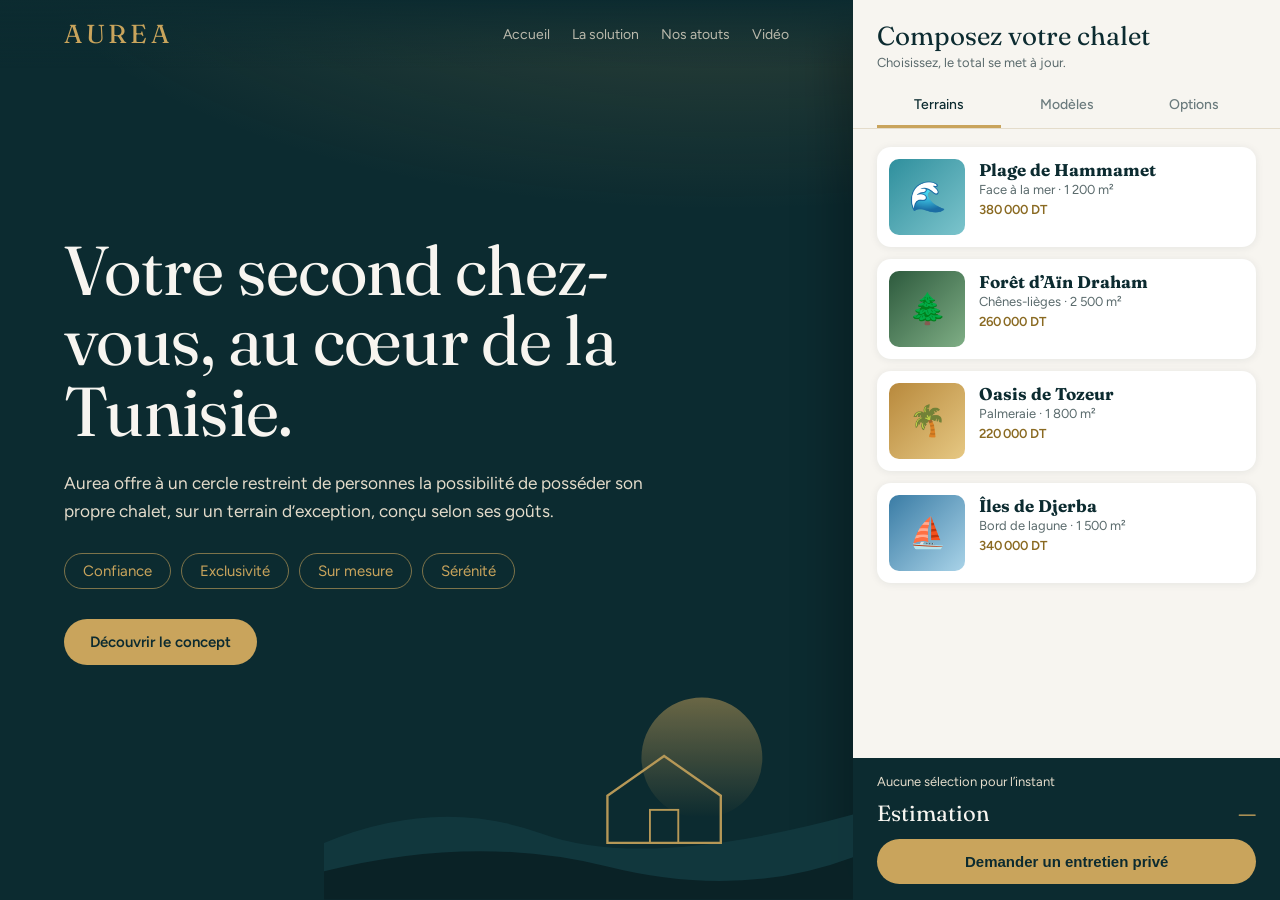
<file: frontend/Aurea – Votre chalet en Tunisie.html>
<!DOCTYPE html>
<html lang="fr">
<head>
<meta charset="utf-8">
<meta name="viewport" content="width=device-width, initial-scale=1, viewport-fit=cover">
<title>Aurea – Votre chalet en Tunisie</title>
<link rel="preconnect" href="https://fonts.googleapis.com">
<link rel="preconnect" href="https://fonts.gstatic.com" crossorigin>
<link href="https://fonts.googleapis.com/css2?family=Fraunces:wght@400;600&family=Figtree:wght@400;500;600&display=swap" rel="stylesheet">
<style>
:root{--nuit:#0c2b30;--nuit2:#12393f;--or:#c9a45c;--chaux:#f7f5f0;--sable:#e4dccb;--texte:#1a2a2d;--mer:#2f8f9d;
--serif:'Fraunces',Georgia,serif;--sans:'Figtree',system-ui,sans-serif;box-sizing:border-box;padding-top:env(safe-area-inset-top,0px);padding-bottom:env(safe-area-inset-bottom,0px)}
*,*::before,*::after{box-sizing:inherit}
html,body{height:100%;margin:0}
body{font-family:var(--sans);background:var(--nuit);color:var(--chaux);overflow:hidden}
.app{display:grid;grid-template-columns:2fr 1fr;height:100%}
/* ---- Partie gauche 2/3 ---- */
.story{overflow-y:auto;scroll-snap-type:y mandatory;scroll-behavior:smooth;background:
radial-gradient(1200px 500px at 85% -10%,rgba(201,164,92,.22),transparent 60%),var(--nuit)}
.story section{min-height:100%;scroll-snap-align:start;padding:clamp(28px,5vw,72px);display:flex;flex-direction:column;justify-content:center;position:relative}
nav.top{position:sticky;top:0;z-index:5;display:flex;justify-content:space-between;align-items:center;padding:18px clamp(28px,5vw,72px);background:linear-gradient(var(--nuit),rgba(12,43,48,0));pointer-events:none}
nav.top *{pointer-events:auto}
.logo{font-family:var(--serif);font-size:26px;letter-spacing:.14em;color:var(--or)}
nav.top ul{display:flex;gap:22px;list-style:none;margin:0;padding:0;font-size:14px}
nav.top a{color:var(--sable);text-decoration:none;opacity:.8}nav.top a:hover{opacity:1;color:var(--or)}
h1{font-family:var(--serif);font-weight:400;font-size:clamp(40px,5.4vw,84px);line-height:1.02;margin:0 0 24px;max-width:14ch;letter-spacing:-.01em}
h2{font-family:var(--serif);font-weight:400;font-size:clamp(30px,3.4vw,52px);line-height:1.1;margin:0 0 18px;max-width:20ch}
p.lead{font-size:clamp(16px,1.35vw,20px);line-height:1.6;color:var(--sable);max-width:56ch;margin:0 0 28px}
.mots{display:flex;flex-wrap:wrap;gap:10px;margin-bottom:30px}
.mots span{border:1px solid rgba(201,164,92,.6);color:var(--or);padding:8px 18px;border-radius:99px;font-size:15px}
.cta{display:inline-block;background:var(--or);color:var(--nuit);padding:14px 26px;border-radius:99px;font-weight:600;text-decoration:none;font-size:15px;border:0;cursor:pointer}
.horizon{position:absolute;right:0;bottom:0;width:62%;max-width:560px;opacity:.9;pointer-events:none}
.cols{display:grid;grid-template-columns:repeat(3,1fr);gap:28px;margin-top:10px}
.cols div{border-top:2px solid var(--or);padding-top:16px}
.cols h3{font-family:var(--serif);font-weight:600;font-size:22px;margin:0 0 8px}
.cols p{margin:0;color:var(--sable);line-height:1.55;font-size:15px}
.chiffres{display:grid;grid-template-columns:repeat(4,1fr);gap:20px;margin-top:34px}
.chiffres b{font-family:var(--serif);font-size:clamp(30px,3.4vw,52px);font-weight:400;color:var(--or);display:block}
.chiffres small{color:var(--sable);font-size:14px}
.video{aspect-ratio:16/9;max-width:760px;border-radius:18px;overflow:hidden;background:linear-gradient(135deg,var(--nuit2),#1b5560);display:grid;place-items:center;border:1px solid rgba(201,164,92,.4)}
.video iframe,.video video{width:100%;height:100%;border:0}
.video .play{text-align:center;color:var(--sable)}
.video .play i{display:grid;place-items:center;width:76px;height:76px;border-radius:50%;background:var(--or);color:var(--nuit);margin:0 auto 12px;font-style:normal;font-size:28px}
/* ---- Partie droite 1/3 ---- */
.config{background:var(--chaux);color:var(--texte);display:flex;flex-direction:column;min-height:0;box-shadow:-18px 0 40px rgba(0,0,0,.25)}
.config header{padding:22px 24px 0}
.config header h2{font-size:26px;color:var(--nuit);margin:0 0 4px}
.config header p{margin:0 0 14px;font-size:13px;color:#5a6a6c}
.tabs{display:flex;border-bottom:1px solid var(--sable);padding:0 24px;gap:4px}
.tabs button{flex:1;background:none;border:0;padding:12px 4px;font:500 14px var(--sans);color:#6b7b7d;cursor:pointer;border-bottom:3px solid transparent}
.tabs button[aria-selected=true]{color:var(--nuit);border-color:var(--or)}
.panel{flex:1;overflow-y:auto;padding:18px 24px;display:grid;gap:12px;align-content:start}
.item{display:grid;grid-template-columns:76px 1fr;gap:14px;text-align:left;background:#fff;border:2px solid transparent;border-radius:14px;padding:10px;cursor:pointer;font:inherit;color:inherit;box-shadow:0 1px 8px rgba(12,43,48,.08)}
.item[aria-pressed=true]{border-color:var(--or);background:#fffaf0}
.item:focus-visible,.tabs button:focus-visible,.cta:focus-visible{outline:3px solid var(--mer);outline-offset:2px}
.thumb{width:76px;height:76px;border-radius:10px;display:grid;place-items:center;font-size:30px}
.item b{display:block;font-family:var(--serif);font-size:17px;color:var(--nuit)}
.item span{display:block;font-size:13px;color:#5a6a6c;margin:2px 0}
.item em{font-style:normal;font-size:13px;font-weight:600;color:#8a6a22}
.recap{padding:16px 24px;background:var(--nuit);color:var(--chaux)}
.recap ul{list-style:none;margin:0 0 10px;padding:0;font-size:13px;color:var(--sable);display:grid;gap:3px}
.recap li{display:flex;justify-content:space-between}
.total{display:flex;justify-content:space-between;align-items:baseline;margin-bottom:12px;font-family:var(--serif);font-size:22px}
.total b{color:var(--or);font-weight:600}
.recap .cta{width:100%;text-align:center}
@media (max-width:900px){
body{overflow:auto}.app{display:block;height:auto}
.story{overflow:visible;scroll-snap-type:none}.story section{min-height:auto;padding-top:56px;padding-bottom:56px}
.cols,.chiffres{grid-template-columns:1fr 1fr}nav.top ul{display:none}.horizon{display:none}
.config{min-height:100vh}.panel{overflow:visible}}
@media (prefers-reduced-motion:reduce){.story{scroll-behavior:auto}}
</style>
</head>
<body>
<div class="app">
<main class="story" id="story">
<nav class="top"><div class="logo">AUREA</div>
<ul><li><a href="#accueil">Accueil</a></li><li><a href="#solution">La solution</a></li><li><a href="#atouts">Nos atouts</a></li><li><a href="#video">Vidéo</a></li></ul></nav>

<section id="accueil" style="margin-top:-64px">
<h1>Votre second chez-vous, au cœur de la Tunisie.</h1>
<p class="lead">Aurea offre à un cercle restreint de personnes la possibilité de posséder son propre chalet, sur un terrain d’exception, conçu selon ses goûts.</p>
<div class="mots"><span>Confiance</span><span>Exclusivité</span><span>Sur mesure</span><span>Sérénité</span></div>
<div><a class="cta" href="#solution">Découvrir le concept</a></div>
<svg class="horizon" viewBox="0 0 560 260" aria-hidden="true"><defs><linearGradient id="g" x1="0" y1="0" x2="0" y2="1"><stop offset="0" stop-color="#c9a45c" stop-opacity=".55"/><stop offset="1" stop-color="#c9a45c" stop-opacity="0"/></linearGradient></defs>
<circle cx="400" cy="110" r="64" fill="url(#g)"/><path d="M0 200 Q120 150 230 190 T560 170 V260 H0Z" fill="#12393f"/><path d="M0 230 Q160 190 300 225 T560 215 V260 H0Z" fill="#0a2226"/>
<path d="M300 150 l60 -42 l60 42 v50 h-120z" fill="none" stroke="#c9a45c" stroke-width="2.5"/><rect x="345" y="165" width="30" height="35" fill="none" stroke="#c9a45c" stroke-width="2"/></svg>
</section>

<section id="solution">
<h2>Une solution simple : vous choisissez, nous réalisons.</h2>
<p class="lead">Trois décisions suffisent. Aurea s’occupe du reste : acquisition, permis, construction, finitions et entretien.</p>
<div class="cols">
<div><h3>Le terrain</h3><p>Littoral, montagne, désert ou oasis : des parcelles sélectionnées et juridiquement sécurisées.</p></div>
<div><h3>Le modèle</h3><p>Une gamme de chalets pensés pour le climat tunisien et leur environnement.</p></div>
<div><h3>Les options</h3><p>Piscine, spa, domotique, panneaux solaires : composez votre maison.</p></div>
</div>
</section>

<section id="but">
<h2>Notre but : rendre l’exception accessible, avec confiance.</h2>
<p class="lead">Permettre à une clientèle choisie de devenir propriétaire d’un lieu de vie unique, avec un accompagnement transparent du premier choix jusqu’à la remise des clés.</p>
<div class="chiffres">
<div><b>100 %</b><small>terrains titrés et vérifiés</small></div>
<div><b>24 mois</b><small>de la signature à la remise des clés</small></div>
<div><b>10 ans</b><small>de garantie sur la structure</small></div>
<div><b>1</b><small>interlocuteur dédié par client</small></div>
</div>
</section>

<section id="atouts">
<h2>Ce qui fait la différence.</h2>
<div class="cols" style="grid-template-columns:repeat(2,1fr);gap:30px 40px">
<div><h3>Sécurité juridique</h3><p>Chaque terrain est contrôlé par nos juristes avant d’être proposé.</p></div>
<div><h3>Construction durable</h3><p>Bois certifié, isolation naturelle, énergie solaire en option.</p></div>
<div><h3>Personnalisation totale</h3><p>Terrain, modèle, finitions et équipements : tout se choisit.</p></div>
<div><h3>Service clé en main</h3><p>Gestion locative et entretien disponibles quand vous êtes absent.</p></div>
</div>
</section>

<section id="video">
<h2>Découvrez Aurea en images.</h2>
<div class="video" id="videoBox"><div class="play"><i>▶</i>Votre vidéo de présentation s’affichera ici</div></div>
</section>
</main>

<aside class="config" aria-label="Composez votre chalet">
<header><h2>Composez votre chalet</h2><p>Choisissez, le total se met à jour.</p></header>
<div class="tabs" role="tablist" id="tabs"></div>
<div class="panel" id="panel"></div>
<div class="recap"><ul id="liste"></ul><div class="total"><span>Estimation</span><b id="total">—</b></div><button class="cta" id="demande">Demander un entretien privé</button></div>
</aside>
</div>

<script>
// Pour afficher votre vidéo : collez ici le lien d’intégration (YouTube, Vimeo) ou un fichier .mp4
var VIDEO_URL = "";

var DATA = {
 terrains:[
  {n:"Plage de Hammamet",d:"Face à la mer · 1 200 m²",p:380000,ic:"🌊",c:"#2f8f9d,#7cc4cc"},
  {n:"Forêt d’Aïn Draham",d:"Chênes-lièges · 2 500 m²",p:260000,ic:"🌲",c:"#2d5a3d,#7fae85"},
  {n:"Oasis de Tozeur",d:"Palmeraie · 1 800 m²",p:220000,ic:"🌴",c:"#b8893c,#e6c883"},
  {n:"Îles de Djerba",d:"Bord de lagune · 1 500 m²",p:340000,ic:"⛵",c:"#3a7ca5,#a9d3e8"}],
 modeles:[
  {n:"Aurea Essentiel",d:"2 chambres · 90 m²",p:310000,ic:"🏡",c:"#8a6a3a,#d3b583"},
  {n:"Aurea Confort",d:"3 chambres · 140 m²",p:480000,ic:"🏠",c:"#6b4b2a,#c49a63"},
  {n:"Aurea Prestige",d:"4 chambres · 220 m² · étage",p:720000,ic:"🏛️",c:"#4a3b2a,#b59a74"}],
 options:[
  {n:"Piscine",d:"8 × 4 m, traitement au sel",p:95000,ic:"🏊",c:"#2f8f9d,#8fd3dc"},
  {n:"Spa & sauna",d:"Terrasse privée",p:60000,ic:"♨️",c:"#7a5a8a,#c8aad6"},
  {n:"Énergie solaire",d:"Autonomie électrique",p:48000,ic:"☀️",c:"#c9a45c,#f1dc9d"},
  {n:"Domotique",d:"Pilotage à distance",p:30000,ic:"📱",c:"#3c4f5e,#9fb4c4"},
  {n:"Jardin paysager",d:"Irrigation intelligente",p:42000,ic:"🌿",c:"#4c8a4c,#a8d4a0"}]
};
var LABELS={terrains:"Terrains",modeles:"Modèles",options:"Options"};
var sel={terrains:null,modeles:null,options:[]};
var tab="terrains";
var fmt=function(v){return v.toLocaleString("fr-FR")+" DT"};

function renderTabs(){
 var t=document.getElementById("tabs");t.innerHTML="";
 Object.keys(LABELS).forEach(function(k){
  var b=document.createElement("button");b.setAttribute("role","tab");b.setAttribute("aria-selected",k===tab);
  b.textContent=LABELS[k];b.onclick=function(){tab=k;renderTabs();renderPanel()};t.appendChild(b)});
}
function isOn(k,i){return k==="options"?sel.options.indexOf(i)>-1:sel[k]===i}
function renderPanel(){
 var p=document.getElementById("panel");p.innerHTML="";
 DATA[tab].forEach(function(it,i){
  var b=document.createElement("button");b.className="item";b.setAttribute("aria-pressed",isOn(tab,i));
  var c=it.c.split(",");
  b.innerHTML='<div class="thumb" style="background:linear-gradient(135deg,'+c[0]+','+c[1]+')">'+it.ic+'</div><div><b>'+it.n+'</b><span>'+it.d+'</span><em>'+(tab==="options"?"+ ":"")+fmt(it.p)+'</em></div>';
  b.onclick=function(){
   if(tab==="options"){var x=sel.options.indexOf(i);x>-1?sel.options.splice(x,1):sel.options.push(i)}
   else sel[tab]=(sel[tab]===i?null:i);
   renderPanel();renderRecap()};
  p.appendChild(b)});
}
function renderRecap(){
 var l=document.getElementById("liste");l.innerHTML="";var tot=0;
 function add(it){tot+=it.p;var li=document.createElement("li");li.innerHTML="<span>"+it.n+"</span><span>"+fmt(it.p)+"</span>";l.appendChild(li)}
 if(sel.terrains!==null)add(DATA.terrains[sel.terrains]);
 if(sel.modeles!==null)add(DATA.modeles[sel.modeles]);
 sel.options.forEach(function(i){add(DATA.options[i])});
 if(!l.children.length){l.innerHTML="<li><span>Aucune sélection pour l’instant</span></li>"}
 document.getElementById("total").textContent=tot?fmt(tot):"—";
}
document.getElementById("demande").onclick=function(){
 var n=(sel.terrains!==null?1:0)+(sel.modeles!==null?1:0)+sel.options.length;
 this.textContent=n?"Demande enregistrée. Nous vous contactons.":"Choisissez d’abord un terrain ou un modèle";
 var s=this;setTimeout(function(){s.textContent="Demander un entretien privé"},3000)};

if(VIDEO_URL){
 var box=document.getElementById("videoBox");
 box.innerHTML=/\.mp4($|\?)/.test(VIDEO_URL)?'<video controls src="'+VIDEO_URL+'"></video>':'<iframe src="'+VIDEO_URL+'" allowfullscreen title="Vidéo Aurea"></iframe>';
}
renderTabs();renderPanel();renderRecap();
</script>
</body>
</html>
</file>
